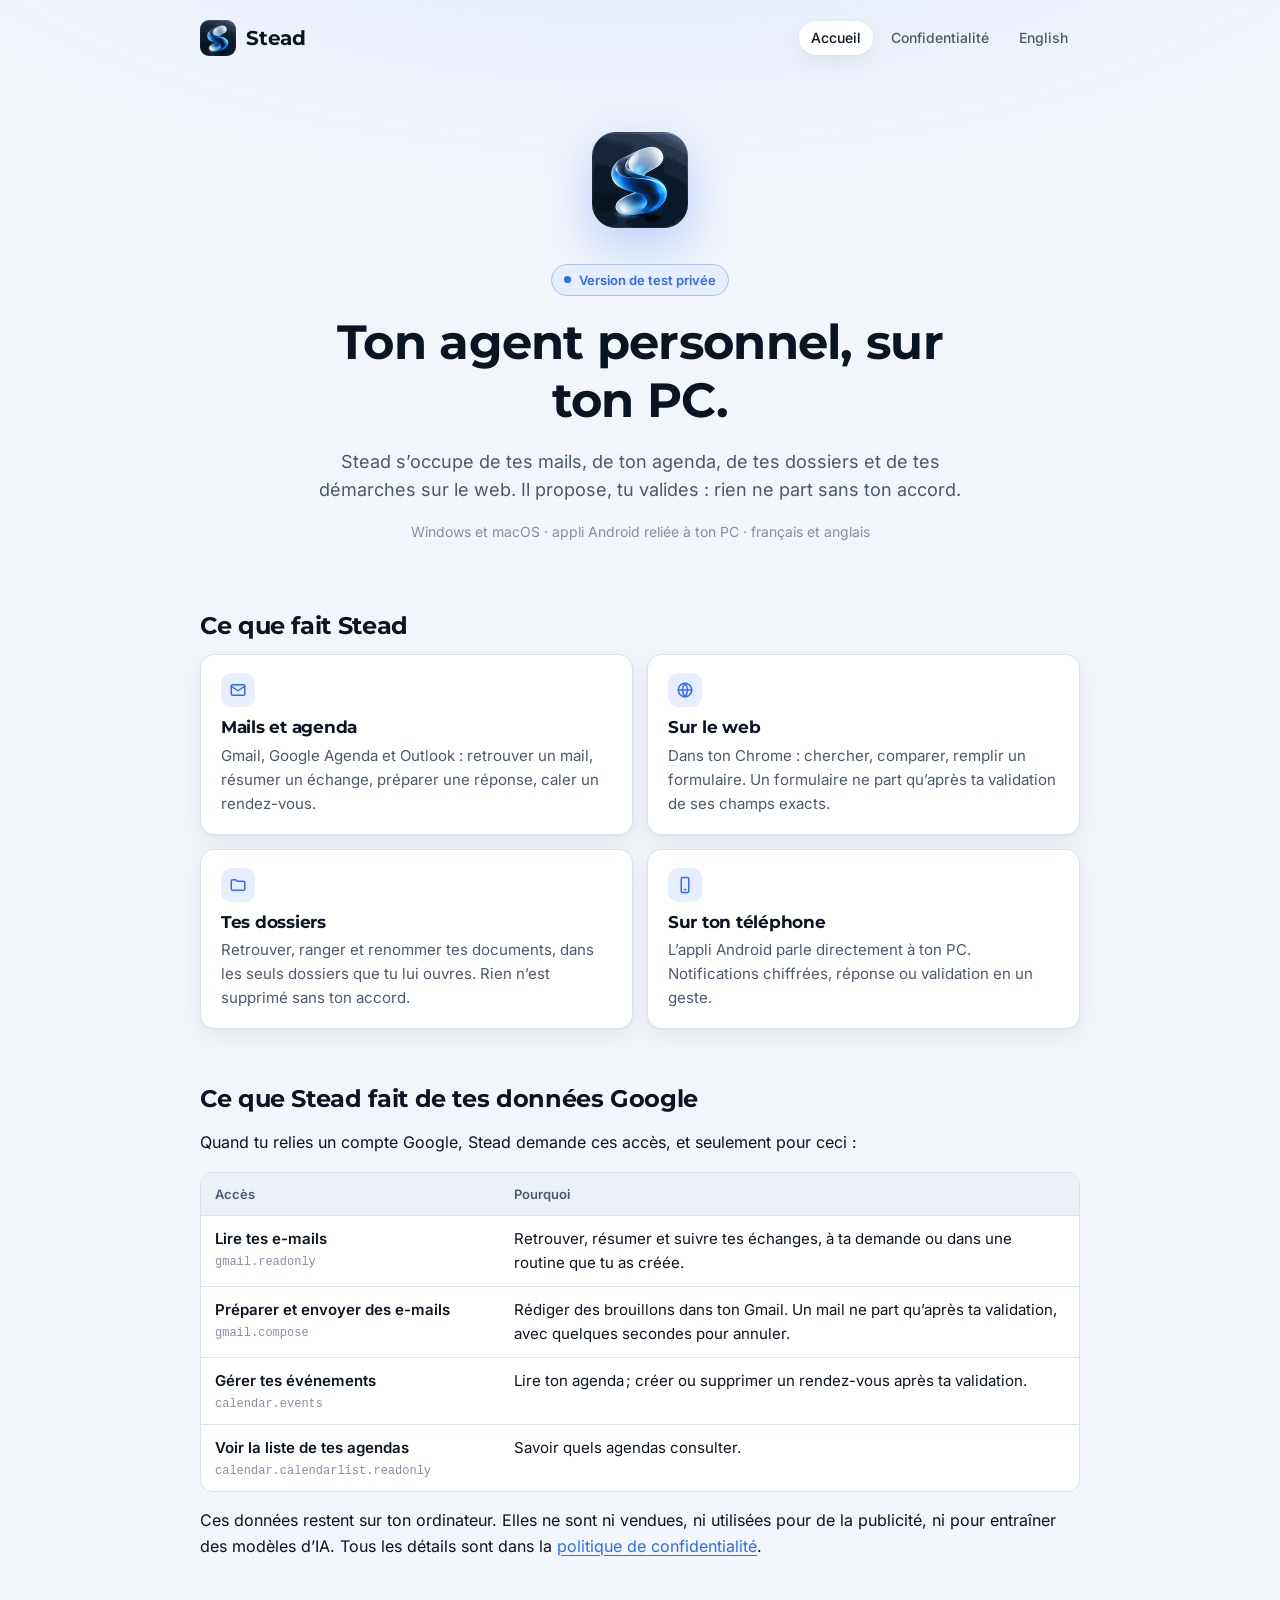
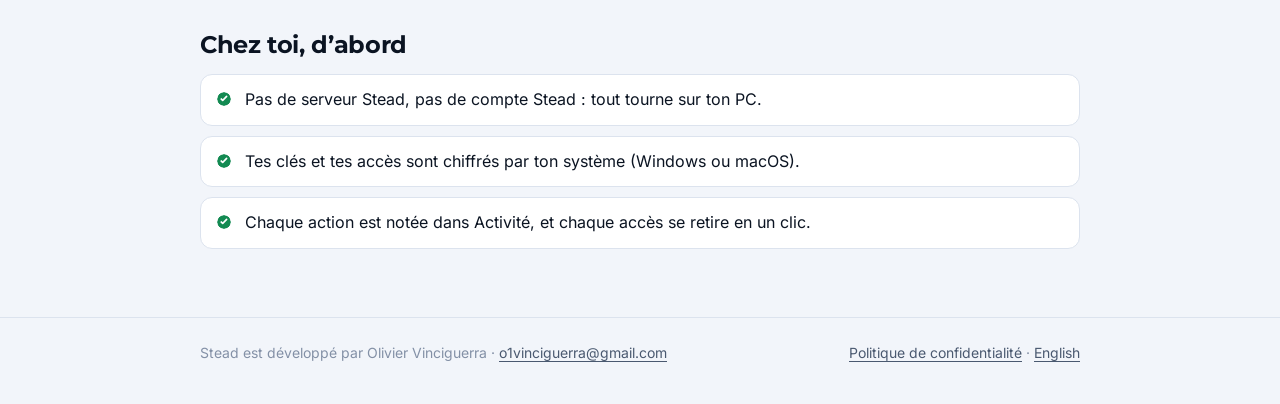
<file: index.html>
<!doctype html>
<html lang="fr">
<head>
<meta charset="utf-8">
<meta name="viewport" content="width=device-width, initial-scale=1">
<title>Stead — ton agent personnel, sur ton PC</title>
<meta name="description" content="Stead s’occupe de tes mails, de ton agenda, de tes dossiers et de tes démarches sur le web, depuis ton PC. Il propose, tu valides.">
<link rel="icon" type="image/png" href="assets/favicon.png">
<link rel="apple-touch-icon" href="assets/stead.png">
<link rel="alternate" hreflang="en" href="en.html">
<link rel="stylesheet" href="assets/site.css">
</head>
<body>
<header class="wrap top">
  <a class="brand" href="./"><img src="assets/stead.png" alt="" width="36" height="36">Stead</a>
  <nav aria-label="Navigation">
    <a class="home" href="./" aria-current="page">Accueil</a>
    <a href="confidentialite.html">Confidentialité</a>
    <a href="en.html" hreflang="en" lang="en">English</a>
  </nav>
</header>

<main>
  <div class="wrap hero">
    <img src="assets/stead.png" alt="Logo de Stead" width="96" height="96">
    <div><span class="pill">Version de test privée</span></div>
    <h1>Ton agent personnel, sur ton PC.</h1>
    <p class="lead">Stead s’occupe de tes mails, de ton agenda, de tes dossiers et de tes démarches sur le web. Il propose, tu valides : rien ne part sans ton accord.</p>
    <p class="meta">Windows et macOS · appli Android reliée à ton PC · français et anglais</p>
  </div>

  <section class="wrap" aria-labelledby="quoi">
    <h2 id="quoi">Ce que fait Stead</h2>
    <div class="grid">
      <div class="card">
        <span class="ic" aria-hidden="true"><svg viewBox="0 0 24 24" fill="none" stroke="currentColor" stroke-width="2" stroke-linecap="round" stroke-linejoin="round"><rect x="3" y="5" width="18" height="14" rx="2"/><path d="m3 7 9 6 9-6"/></svg></span>
        <h3>Mails et agenda</h3>
        <p>Gmail, Google Agenda et Outlook : retrouver un mail, résumer un échange, préparer une réponse, caler un rendez-vous.</p>
      </div>
      <div class="card">
        <span class="ic" aria-hidden="true"><svg viewBox="0 0 24 24" fill="none" stroke="currentColor" stroke-width="2" stroke-linecap="round" stroke-linejoin="round"><circle cx="12" cy="12" r="9"/><path d="M3 12h18M12 3a14 14 0 0 1 0 18M12 3a14 14 0 0 0 0 18"/></svg></span>
        <h3>Sur le web</h3>
        <p>Dans ton Chrome : chercher, comparer, remplir un formulaire. Un formulaire ne part qu’après ta validation de ses champs exacts.</p>
      </div>
      <div class="card">
        <span class="ic" aria-hidden="true"><svg viewBox="0 0 24 24" fill="none" stroke="currentColor" stroke-width="2" stroke-linecap="round" stroke-linejoin="round"><path d="M3 7a2 2 0 0 1 2-2h4l2 2h8a2 2 0 0 1 2 2v8a2 2 0 0 1-2 2H5a2 2 0 0 1-2-2Z"/></svg></span>
        <h3>Tes dossiers</h3>
        <p>Retrouver, ranger et renommer tes documents, dans les seuls dossiers que tu lui ouvres. Rien n’est supprimé sans ton accord.</p>
      </div>
      <div class="card">
        <span class="ic" aria-hidden="true"><svg viewBox="0 0 24 24" fill="none" stroke="currentColor" stroke-width="2" stroke-linecap="round" stroke-linejoin="round"><rect x="7" y="2" width="10" height="20" rx="2"/><path d="M11 18h2"/></svg></span>
        <h3>Sur ton téléphone</h3>
        <p>L’appli Android parle directement à ton PC. Notifications chiffrées, réponse ou validation en un geste.</p>
      </div>
    </div>
  </section>

  <section class="wrap" aria-labelledby="google">
    <h2 id="google">Ce que Stead fait de tes données Google</h2>
    <p>Quand tu relies un compte Google, Stead demande ces accès, et seulement pour ceci :</p>
    <table class="table">
      <thead><tr><th scope="col">Accès</th><th scope="col">Pourquoi</th></tr></thead>
      <tbody>
        <tr><td>Lire tes e-mails<code>gmail.readonly</code></td><td>Retrouver, résumer et suivre tes échanges, à ta demande ou dans une routine que tu as créée.</td></tr>
        <tr><td>Préparer et envoyer des e-mails<code>gmail.compose</code></td><td>Rédiger des brouillons dans ton Gmail. Un mail ne part qu’après ta validation, avec quelques secondes pour annuler.</td></tr>
        <tr><td>Gérer tes événements<code>calendar.events</code></td><td>Lire ton agenda ; créer ou supprimer un rendez-vous après ta validation.</td></tr>
        <tr><td>Voir la liste de tes agendas<code>calendar.<wbr>calendarlist.<wbr>readonly</code></td><td>Savoir quels agendas consulter.</td></tr>
      </tbody>
    </table>
    <p>Ces données restent sur ton ordinateur. Elles ne sont ni vendues, ni utilisées pour de la publicité, ni pour entraîner des modèles d’IA. Tous les détails sont dans la <a href="confidentialite.html">politique de confidentialité</a>.</p>
  </section>

  <section class="wrap" aria-labelledby="chez-toi">
    <h2 id="chez-toi">Chez toi, d’abord</h2>
    <ul class="points">
      <li>Pas de serveur Stead, pas de compte Stead : tout tourne sur ton PC.</li>
      <li>Tes clés et tes accès sont chiffrés par ton système (Windows ou macOS).</li>
      <li>Chaque action est notée dans Activité, et chaque accès se retire en un clic.</li>
    </ul>
  </section>
</main>

<footer>
  <div class="wrap">
    <span>Stead est développé par Olivier Vinciguerra · <a href="mailto:o1vinciguerra@gmail.com">o1vinciguerra@gmail.com</a></span>
    <span><a href="confidentialite.html">Politique de confidentialité</a> · <a href="en.html" hreflang="en" lang="en">English</a></span>
  </div>
</footer>
</body>
</html>
</file>
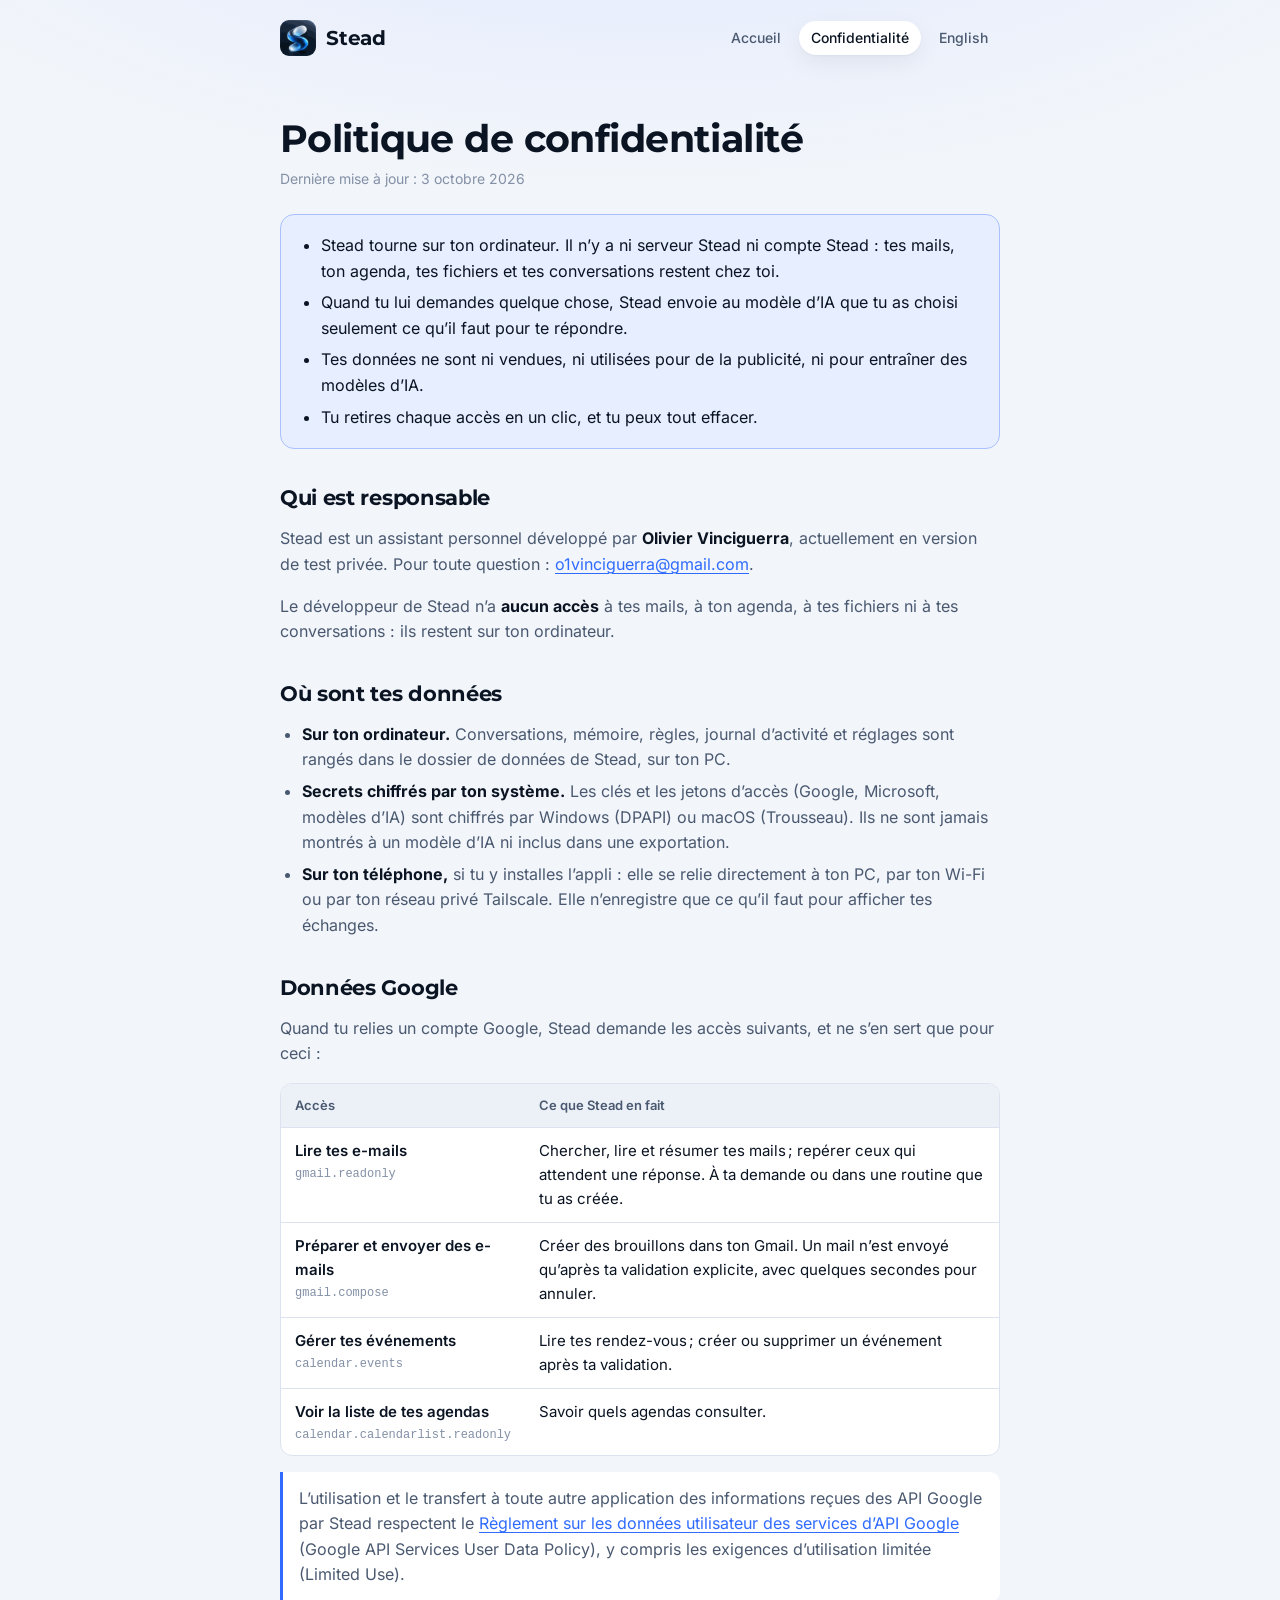
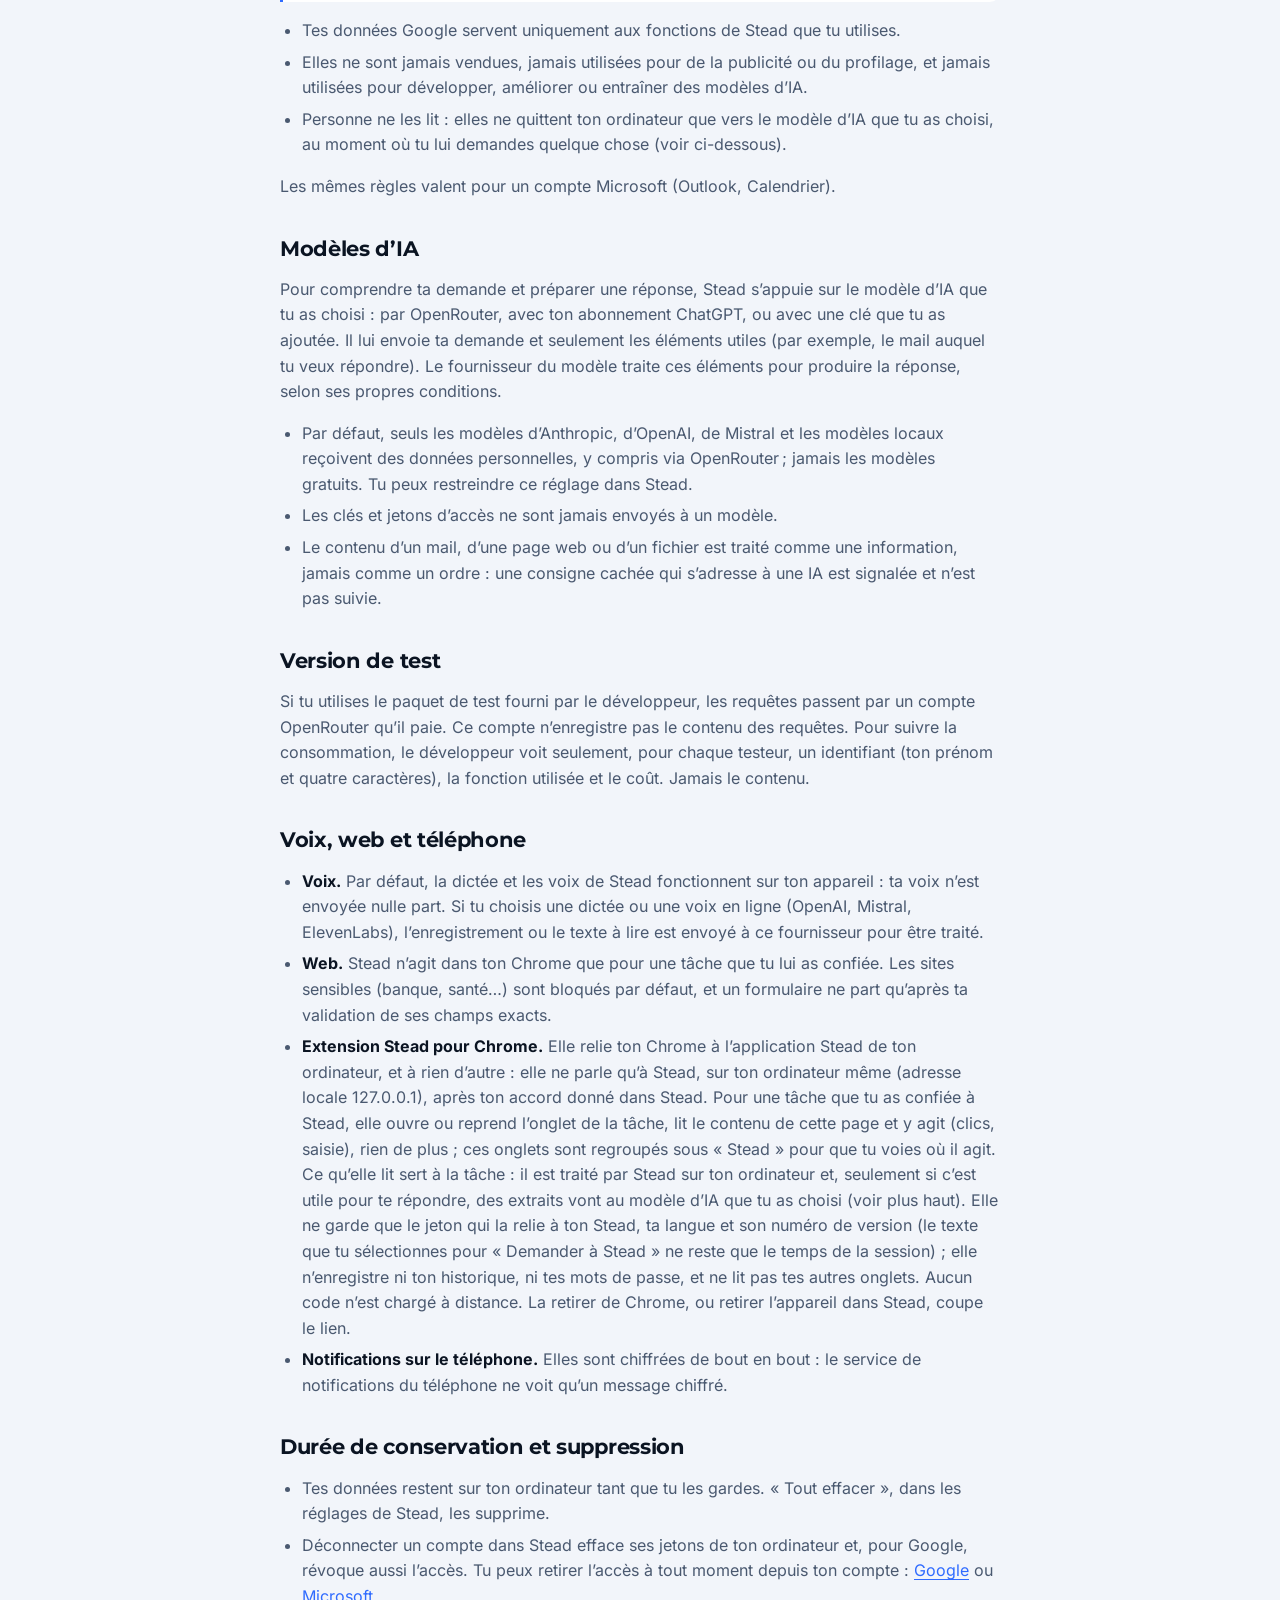
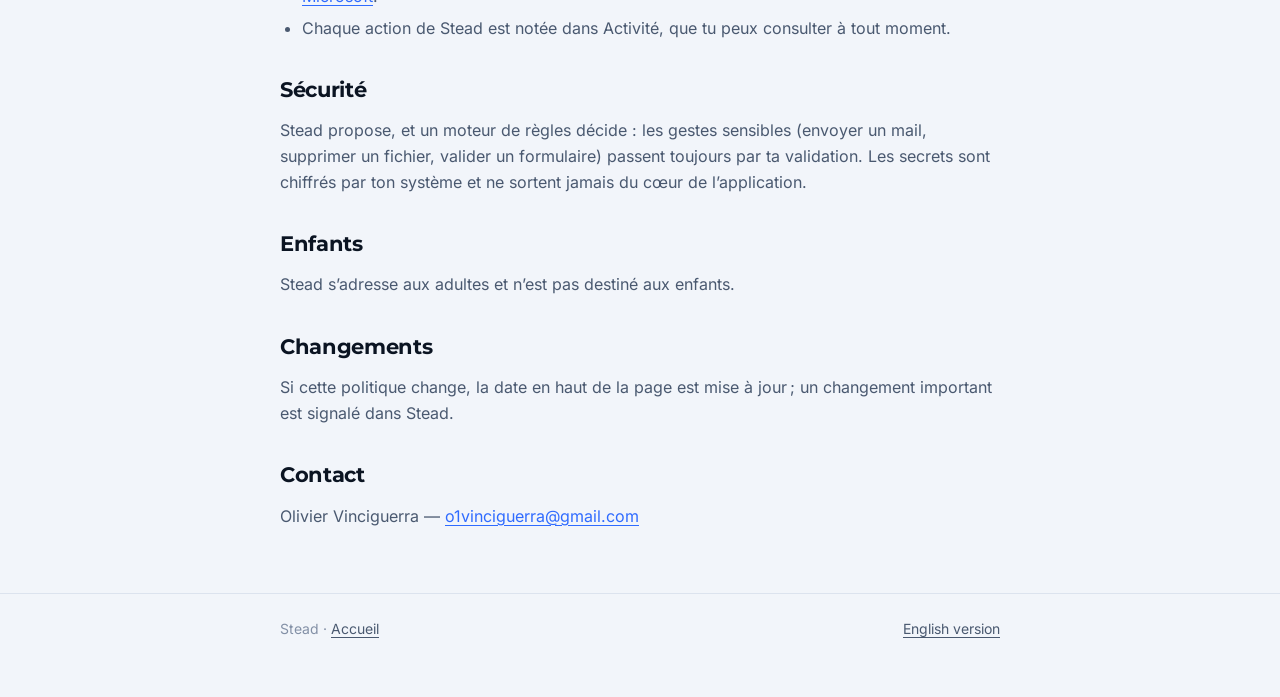
<file: confidentialite.html>
<!doctype html>
<html lang="fr">
<head>
<meta charset="utf-8">
<meta name="viewport" content="width=device-width, initial-scale=1">
<title>Politique de confidentialité — Stead</title>
<meta name="description" content="Comment Stead traite tes données : tout reste sur ton PC, rien n’est vendu, et chaque accès se retire en un clic.">
<link rel="icon" type="image/png" href="assets/favicon.png">
<link rel="apple-touch-icon" href="assets/stead.png">
<link rel="alternate" hreflang="en" href="privacy.html">
<link rel="stylesheet" href="assets/site.css">
</head>
<body>
<header class="wrap narrow top">
  <a class="brand" href="./"><img src="assets/stead.png" alt="" width="36" height="36">Stead</a>
  <nav aria-label="Navigation">
    <a class="home" href="./">Accueil</a>
    <a href="confidentialite.html" aria-current="page">Confidentialité</a>
    <a href="privacy.html" hreflang="en" lang="en">English</a>
  </nav>
</header>

<main class="wrap narrow doc">
  <h1>Politique de confidentialité</h1>
  <p class="updated">Dernière mise à jour : 3 octobre 2026</p>

  <div class="summary">
    <ul>
      <li>Stead tourne sur ton ordinateur. Il n’y a ni serveur Stead ni compte Stead : tes mails, ton agenda, tes fichiers et tes conversations restent chez toi.</li>
      <li>Quand tu lui demandes quelque chose, Stead envoie au modèle d’IA que tu as choisi seulement ce qu’il faut pour te répondre.</li>
      <li>Tes données ne sont ni vendues, ni utilisées pour de la publicité, ni pour entraîner des modèles d’IA.</li>
      <li>Tu retires chaque accès en un clic, et tu peux tout effacer.</li>
    </ul>
  </div>

  <h2>Qui est responsable</h2>
  <p>Stead est un assistant personnel développé par <strong>Olivier Vinciguerra</strong>, actuellement en version de test privée. Pour toute question : <a href="mailto:o1vinciguerra@gmail.com">o1vinciguerra@gmail.com</a>.</p>
  <p>Le développeur de Stead n’a <strong>aucun accès</strong> à tes mails, à ton agenda, à tes fichiers ni à tes conversations : ils restent sur ton ordinateur.</p>

  <h2>Où sont tes données</h2>
  <ul>
    <li><strong>Sur ton ordinateur.</strong> Conversations, mémoire, règles, journal d’activité et réglages sont rangés dans le dossier de données de Stead, sur ton PC.</li>
    <li><strong>Secrets chiffrés par ton système.</strong> Les clés et les jetons d’accès (Google, Microsoft, modèles d’IA) sont chiffrés par Windows (DPAPI) ou macOS (Trousseau). Ils ne sont jamais montrés à un modèle d’IA ni inclus dans une exportation.</li>
    <li><strong>Sur ton téléphone,</strong> si tu y installes l’appli : elle se relie directement à ton PC, par ton Wi-Fi ou par ton réseau privé Tailscale. Elle n’enregistre que ce qu’il faut pour afficher tes échanges.</li>
  </ul>

  <h2>Données Google</h2>
  <p>Quand tu relies un compte Google, Stead demande les accès suivants, et ne s’en sert que pour ceci :</p>
  <table class="table">
    <thead><tr><th scope="col">Accès</th><th scope="col">Ce que Stead en fait</th></tr></thead>
    <tbody>
      <tr><td>Lire tes e-mails<code>gmail.readonly</code></td><td>Chercher, lire et résumer tes mails ; repérer ceux qui attendent une réponse. À ta demande ou dans une routine que tu as créée.</td></tr>
      <tr><td>Préparer et envoyer des e-mails<code>gmail.compose</code></td><td>Créer des brouillons dans ton Gmail. Un mail n’est envoyé qu’après ta validation explicite, avec quelques secondes pour annuler.</td></tr>
      <tr><td>Gérer tes événements<code>calendar.events</code></td><td>Lire tes rendez-vous ; créer ou supprimer un événement après ta validation.</td></tr>
      <tr><td>Voir la liste de tes agendas<code>calendar.<wbr>calendarlist.<wbr>readonly</code></td><td>Savoir quels agendas consulter.</td></tr>
    </tbody>
  </table>
  <p class="note">L’utilisation et le transfert à toute autre application des informations reçues des API Google par Stead respectent le <a href="https://developers.google.com/terms/api-services-user-data-policy">Règlement sur les données utilisateur des services d’API Google</a> (Google API Services User Data Policy), y compris les exigences d’utilisation limitée (Limited Use).</p>
  <ul>
    <li>Tes données Google servent uniquement aux fonctions de Stead que tu utilises.</li>
    <li>Elles ne sont jamais vendues, jamais utilisées pour de la publicité ou du profilage, et jamais utilisées pour développer, améliorer ou entraîner des modèles d’IA.</li>
    <li>Personne ne les lit : elles ne quittent ton ordinateur que vers le modèle d’IA que tu as choisi, au moment où tu lui demandes quelque chose (voir ci-dessous).</li>
  </ul>
  <p>Les mêmes règles valent pour un compte Microsoft (Outlook, Calendrier).</p>

  <h2>Modèles d’IA</h2>
  <p>Pour comprendre ta demande et préparer une réponse, Stead s’appuie sur le modèle d’IA que tu as choisi : par OpenRouter, avec ton abonnement ChatGPT, ou avec une clé que tu as ajoutée. Il lui envoie ta demande et seulement les éléments utiles (par exemple, le mail auquel tu veux répondre). Le fournisseur du modèle traite ces éléments pour produire la réponse, selon ses propres conditions.</p>
  <ul>
    <li>Par défaut, seuls les modèles d’Anthropic, d’OpenAI, de Mistral et les modèles locaux reçoivent des données personnelles, y compris via OpenRouter ; jamais les modèles gratuits. Tu peux restreindre ce réglage dans Stead.</li>
    <li>Les clés et jetons d’accès ne sont jamais envoyés à un modèle.</li>
    <li>Le contenu d’un mail, d’une page web ou d’un fichier est traité comme une information, jamais comme un ordre : une consigne cachée qui s’adresse à une IA est signalée et n’est pas suivie.</li>
  </ul>

  <h2>Version de test</h2>
  <p>Si tu utilises le paquet de test fourni par le développeur, les requêtes passent par un compte OpenRouter qu’il paie. Ce compte n’enregistre pas le contenu des requêtes. Pour suivre la consommation, le développeur voit seulement, pour chaque testeur, un identifiant (ton prénom et quatre caractères), la fonction utilisée et le coût. Jamais le contenu.</p>

  <h2>Voix, web et téléphone</h2>
  <ul>
    <li><strong>Voix.</strong> Par défaut, la dictée et les voix de Stead fonctionnent sur ton appareil : ta voix n’est envoyée nulle part. Si tu choisis une dictée ou une voix en ligne (OpenAI, Mistral, ElevenLabs), l’enregistrement ou le texte à lire est envoyé à ce fournisseur pour être traité.</li>
    <li><strong>Web.</strong> Stead n’agit dans ton Chrome que pour une tâche que tu lui as confiée. Les sites sensibles (banque, santé…) sont bloqués par défaut, et un formulaire ne part qu’après ta validation de ses champs exacts.</li>
    <li><strong>Extension Stead pour Chrome.</strong> Elle relie ton Chrome à l’application Stead de ton ordinateur, et à rien d’autre : elle ne parle qu’à Stead, sur ton ordinateur même (adresse locale 127.0.0.1), après ton accord donné dans Stead. Pour une tâche que tu as confiée à Stead, elle ouvre ou reprend l’onglet de la tâche, lit le contenu de cette page et y agit (clics, saisie), rien de plus ; ces onglets sont regroupés sous « Stead » pour que tu voies où il agit. Ce qu’elle lit sert à la tâche : il est traité par Stead sur ton ordinateur et, seulement si c’est utile pour te répondre, des extraits vont au modèle d’IA que tu as choisi (voir plus haut). Elle ne garde que le jeton qui la relie à ton Stead, ta langue et son numéro de version (le texte que tu sélectionnes pour « Demander à Stead » ne reste que le temps de la session) ; elle n’enregistre ni ton historique, ni tes mots de passe, et ne lit pas tes autres onglets. Aucun code n’est chargé à distance. La retirer de Chrome, ou retirer l’appareil dans Stead, coupe le lien.</li>
    <li><strong>Notifications sur le téléphone.</strong> Elles sont chiffrées de bout en bout : le service de notifications du téléphone ne voit qu’un message chiffré.</li>
  </ul>

  <h2>Durée de conservation et suppression</h2>
  <ul>
    <li>Tes données restent sur ton ordinateur tant que tu les gardes. « Tout effacer », dans les réglages de Stead, les supprime.</li>
    <li>Déconnecter un compte dans Stead efface ses jetons de ton ordinateur et, pour Google, révoque aussi l’accès. Tu peux retirer l’accès à tout moment depuis ton compte : <a href="https://myaccount.google.com/permissions">Google</a> ou <a href="https://account.live.com/consent/Manage">Microsoft</a>.</li>
    <li>Chaque action de Stead est notée dans Activité, que tu peux consulter à tout moment.</li>
  </ul>

  <h2>Sécurité</h2>
  <p>Stead propose, et un moteur de règles décide : les gestes sensibles (envoyer un mail, supprimer un fichier, valider un formulaire) passent toujours par ta validation. Les secrets sont chiffrés par ton système et ne sortent jamais du cœur de l’application.</p>

  <h2>Enfants</h2>
  <p>Stead s’adresse aux adultes et n’est pas destiné aux enfants.</p>

  <h2>Changements</h2>
  <p>Si cette politique change, la date en haut de la page est mise à jour ; un changement important est signalé dans Stead.</p>

  <h2>Contact</h2>
  <p>Olivier Vinciguerra — <a href="mailto:o1vinciguerra@gmail.com">o1vinciguerra@gmail.com</a></p>
</main>

<footer>
  <div class="wrap narrow">
    <span>Stead · <a href="./">Accueil</a></span>
    <span><a href="privacy.html" hreflang="en" lang="en">English version</a></span>
  </div>
</footer>
</body>
</html>
</file>
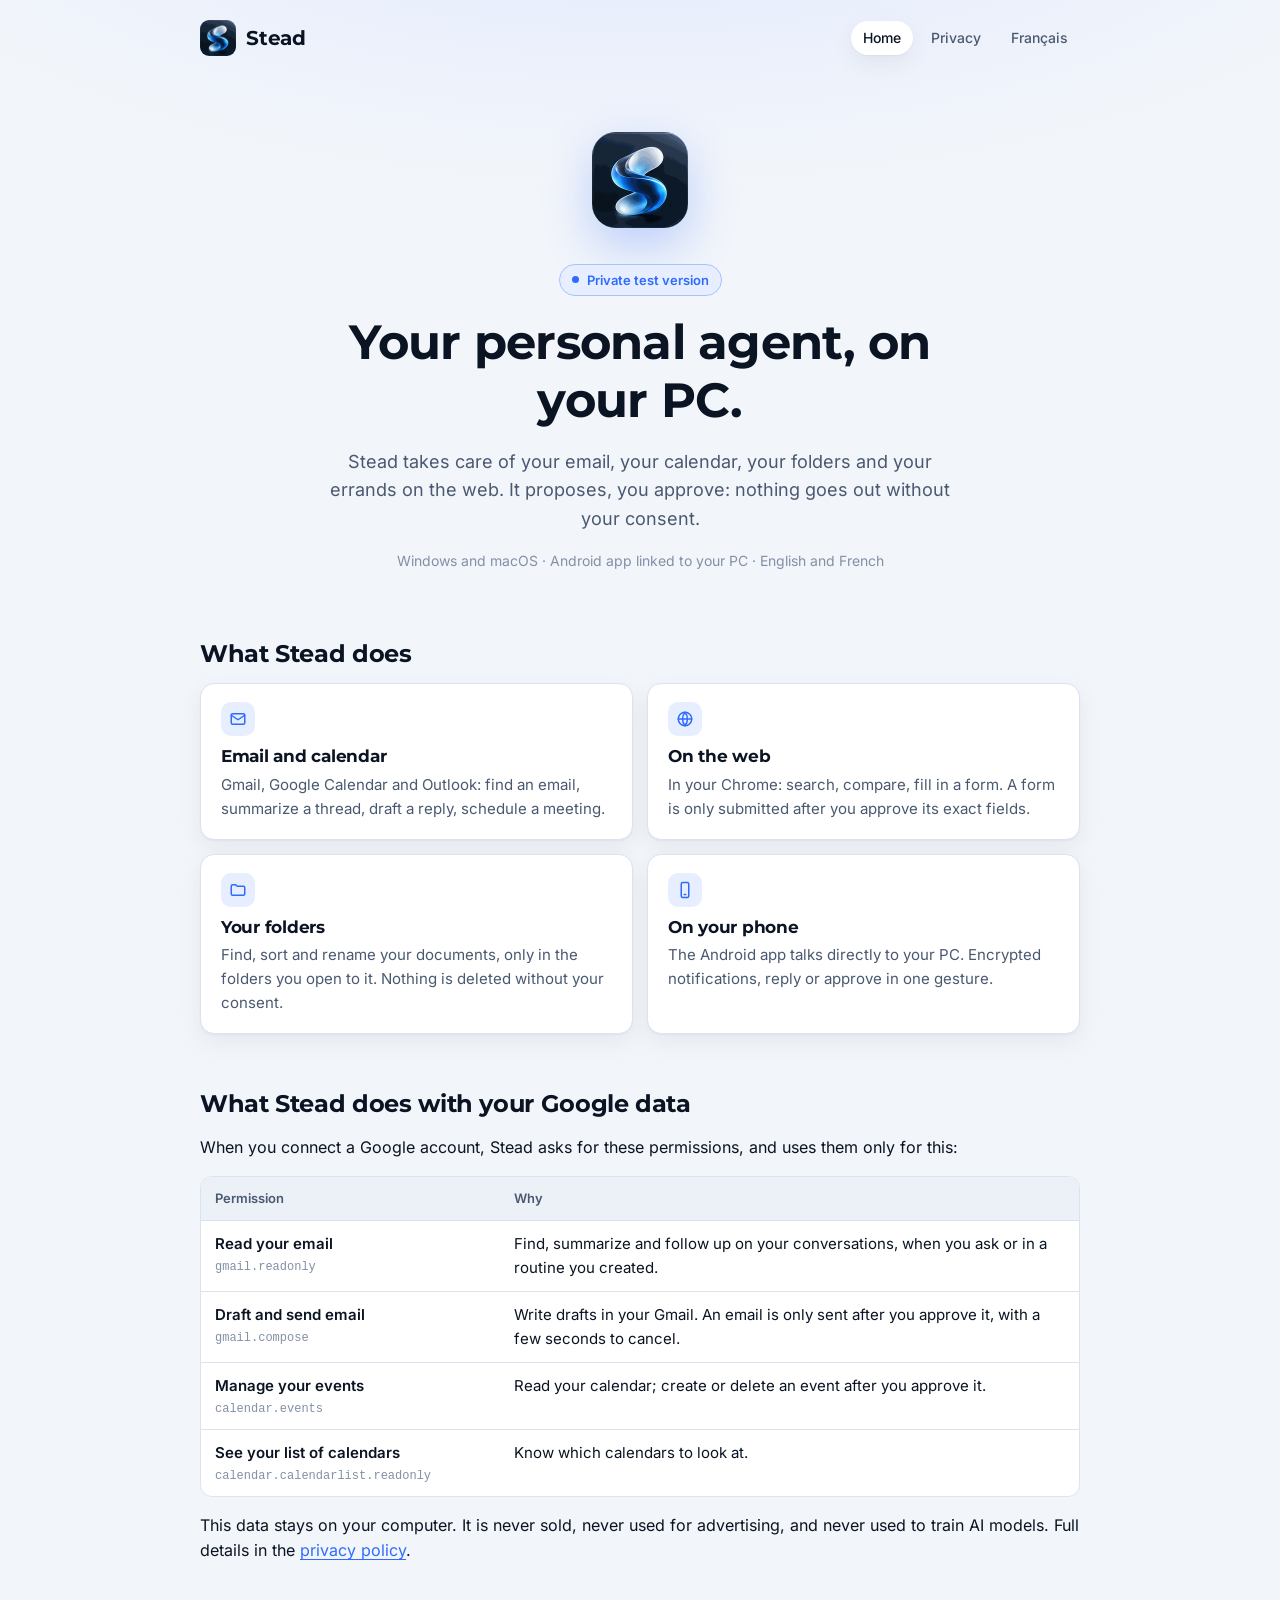
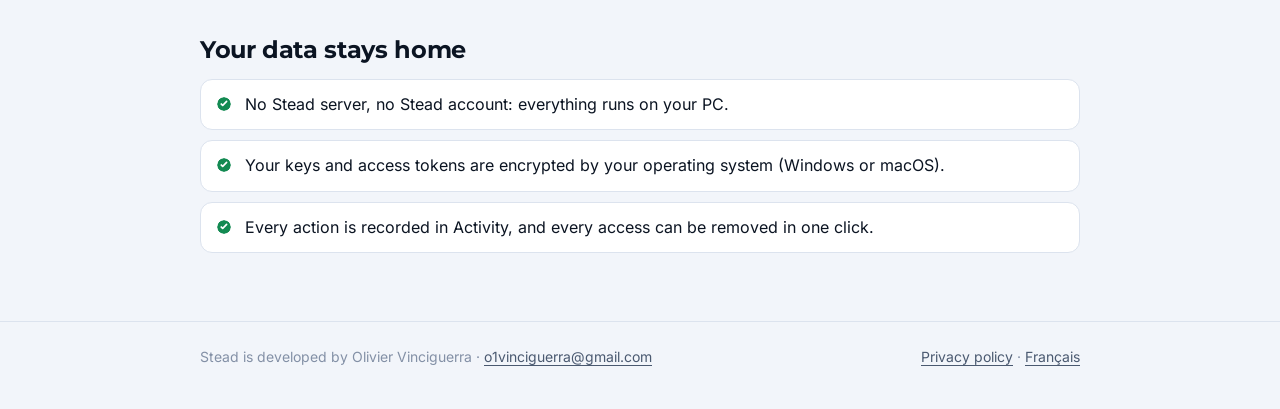
<file: en.html>
<!doctype html>
<html lang="en">
<head>
<meta charset="utf-8">
<meta name="viewport" content="width=device-width, initial-scale=1">
<title>Stead — your personal agent, on your PC</title>
<meta name="description" content="Stead takes care of your email, calendar, folders and web errands, from your PC. It proposes, you approve.">
<link rel="icon" type="image/png" href="assets/favicon.png">
<link rel="apple-touch-icon" href="assets/stead.png">
<link rel="alternate" hreflang="fr" href="./">
<link rel="stylesheet" href="assets/site.css">
</head>
<body>
<header class="wrap top">
  <a class="brand" href="en.html"><img src="assets/stead.png" alt="" width="36" height="36">Stead</a>
  <nav aria-label="Navigation">
    <a class="home" href="en.html" aria-current="page">Home</a>
    <a href="privacy.html">Privacy</a>
    <a href="./" hreflang="fr" lang="fr">Français</a>
  </nav>
</header>

<main>
  <div class="wrap hero">
    <img src="assets/stead.png" alt="Stead logo" width="96" height="96">
    <div><span class="pill">Private test version</span></div>
    <h1>Your personal agent, on your PC.</h1>
    <p class="lead">Stead takes care of your email, your calendar, your folders and your errands on the web. It proposes, you approve: nothing goes out without your consent.</p>
    <p class="meta">Windows and macOS · Android app linked to your PC · English and French</p>
  </div>

  <section class="wrap" aria-labelledby="what">
    <h2 id="what">What Stead does</h2>
    <div class="grid">
      <div class="card">
        <span class="ic" aria-hidden="true"><svg viewBox="0 0 24 24" fill="none" stroke="currentColor" stroke-width="2" stroke-linecap="round" stroke-linejoin="round"><rect x="3" y="5" width="18" height="14" rx="2"/><path d="m3 7 9 6 9-6"/></svg></span>
        <h3>Email and calendar</h3>
        <p>Gmail, Google Calendar and Outlook: find an email, summarize a thread, draft a reply, schedule a meeting.</p>
      </div>
      <div class="card">
        <span class="ic" aria-hidden="true"><svg viewBox="0 0 24 24" fill="none" stroke="currentColor" stroke-width="2" stroke-linecap="round" stroke-linejoin="round"><circle cx="12" cy="12" r="9"/><path d="M3 12h18M12 3a14 14 0 0 1 0 18M12 3a14 14 0 0 0 0 18"/></svg></span>
        <h3>On the web</h3>
        <p>In your Chrome: search, compare, fill in a form. A form is only submitted after you approve its exact fields.</p>
      </div>
      <div class="card">
        <span class="ic" aria-hidden="true"><svg viewBox="0 0 24 24" fill="none" stroke="currentColor" stroke-width="2" stroke-linecap="round" stroke-linejoin="round"><path d="M3 7a2 2 0 0 1 2-2h4l2 2h8a2 2 0 0 1 2 2v8a2 2 0 0 1-2 2H5a2 2 0 0 1-2-2Z"/></svg></span>
        <h3>Your folders</h3>
        <p>Find, sort and rename your documents, only in the folders you open to it. Nothing is deleted without your consent.</p>
      </div>
      <div class="card">
        <span class="ic" aria-hidden="true"><svg viewBox="0 0 24 24" fill="none" stroke="currentColor" stroke-width="2" stroke-linecap="round" stroke-linejoin="round"><rect x="7" y="2" width="10" height="20" rx="2"/><path d="M11 18h2"/></svg></span>
        <h3>On your phone</h3>
        <p>The Android app talks directly to your PC. Encrypted notifications, reply or approve in one gesture.</p>
      </div>
    </div>
  </section>

  <section class="wrap" aria-labelledby="google">
    <h2 id="google">What Stead does with your Google data</h2>
    <p>When you connect a Google account, Stead asks for these permissions, and uses them only for this:</p>
    <table class="table">
      <thead><tr><th scope="col">Permission</th><th scope="col">Why</th></tr></thead>
      <tbody>
        <tr><td>Read your email<code>gmail.readonly</code></td><td>Find, summarize and follow up on your conversations, when you ask or in a routine you created.</td></tr>
        <tr><td>Draft and send email<code>gmail.compose</code></td><td>Write drafts in your Gmail. An email is only sent after you approve it, with a few seconds to cancel.</td></tr>
        <tr><td>Manage your events<code>calendar.events</code></td><td>Read your calendar; create or delete an event after you approve it.</td></tr>
        <tr><td>See your list of calendars<code>calendar.<wbr>calendarlist.<wbr>readonly</code></td><td>Know which calendars to look at.</td></tr>
      </tbody>
    </table>
    <p>This data stays on your computer. It is never sold, never used for advertising, and never used to train AI models. Full details in the <a href="privacy.html">privacy policy</a>.</p>
  </section>

  <section class="wrap" aria-labelledby="home">
    <h2 id="home">Your data stays home</h2>
    <ul class="points">
      <li>No Stead server, no Stead account: everything runs on your PC.</li>
      <li>Your keys and access tokens are encrypted by your operating system (Windows or macOS).</li>
      <li>Every action is recorded in Activity, and every access can be removed in one click.</li>
    </ul>
  </section>
</main>

<footer>
  <div class="wrap">
    <span>Stead is developed by Olivier Vinciguerra · <a href="mailto:o1vinciguerra@gmail.com">o1vinciguerra@gmail.com</a></span>
    <span><a href="privacy.html">Privacy policy</a> · <a href="./" hreflang="fr" lang="fr">Français</a></span>
  </div>
</footer>
</body>
</html>
</file>
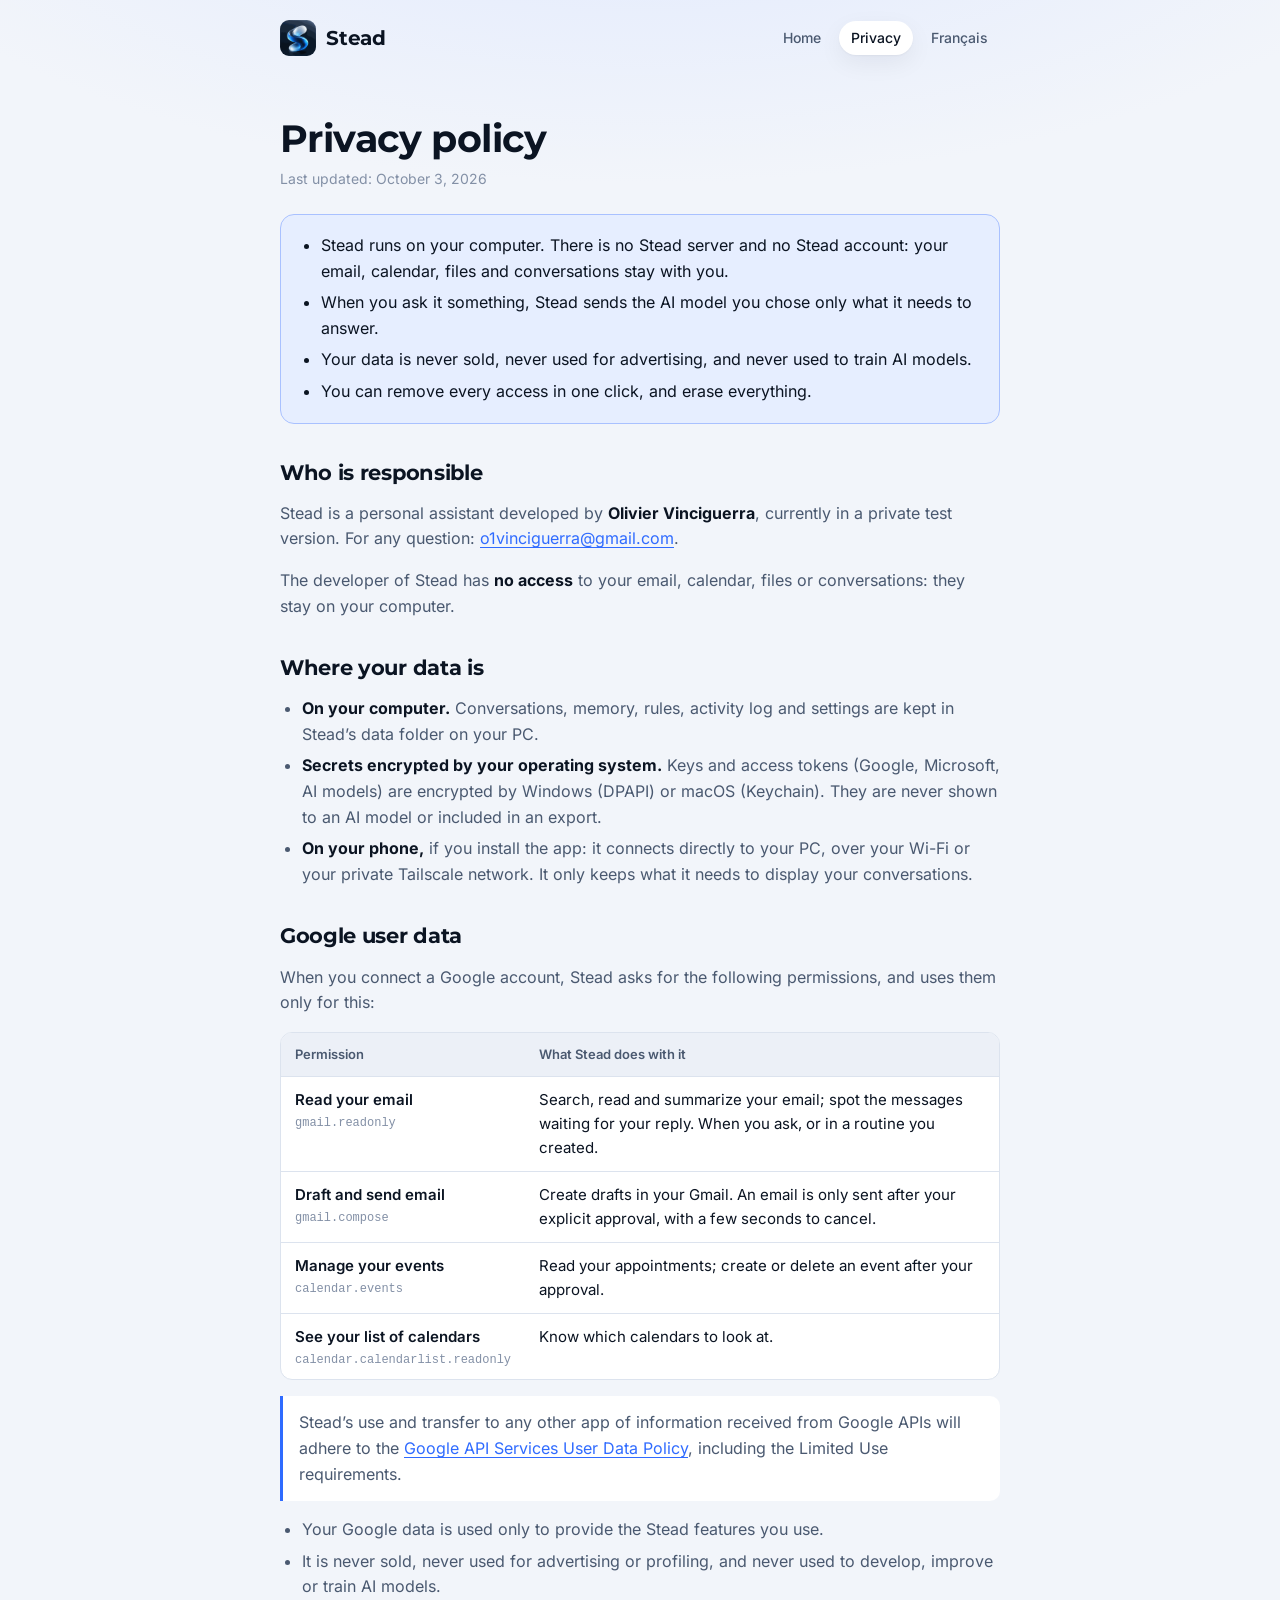
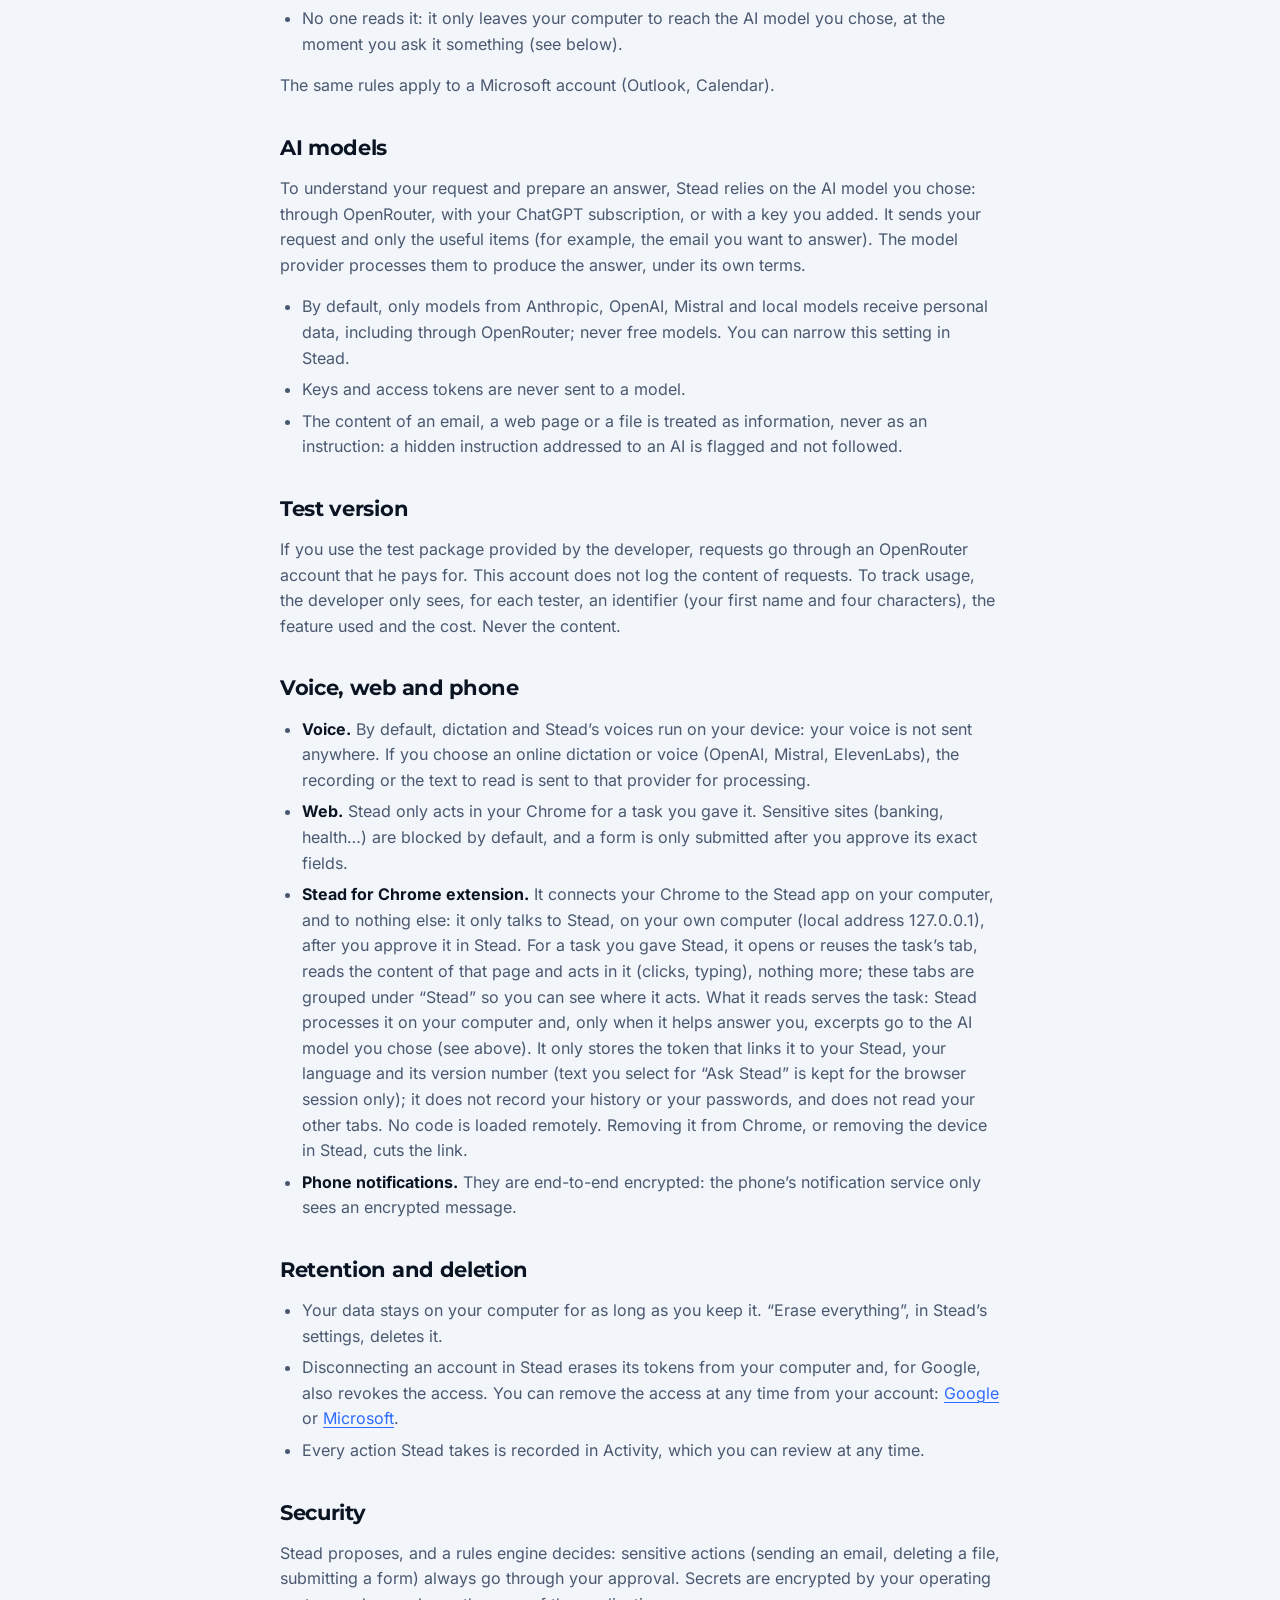
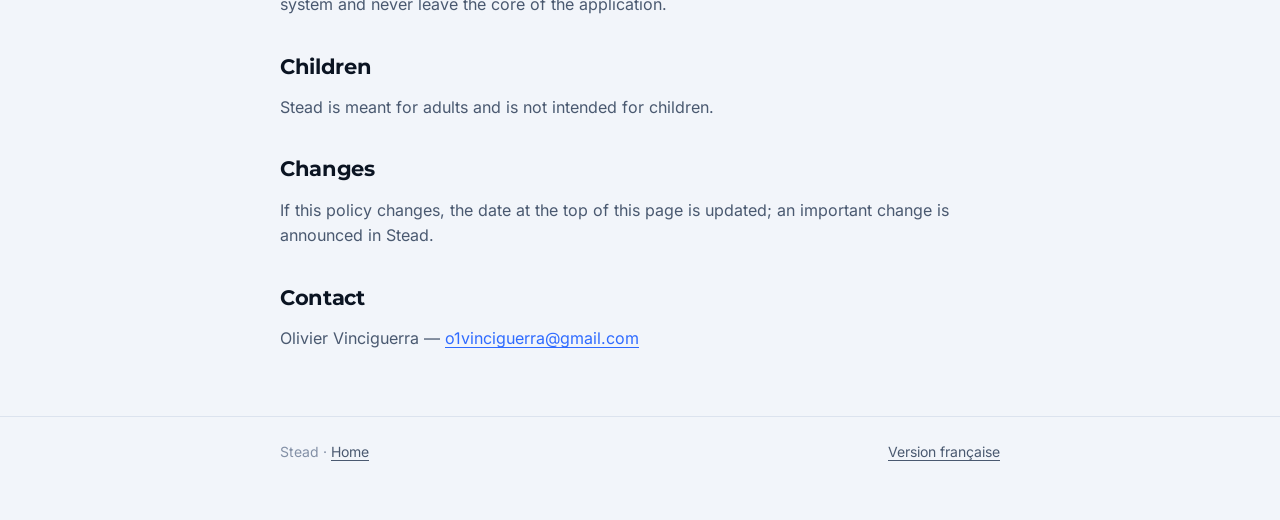
<file: privacy.html>
<!doctype html>
<html lang="en">
<head>
<meta charset="utf-8">
<meta name="viewport" content="width=device-width, initial-scale=1">
<title>Privacy policy — Stead</title>
<meta name="description" content="How Stead handles your data: everything stays on your PC, nothing is sold, and every access can be removed in one click.">
<link rel="icon" type="image/png" href="assets/favicon.png">
<link rel="apple-touch-icon" href="assets/stead.png">
<link rel="alternate" hreflang="fr" href="confidentialite.html">
<link rel="stylesheet" href="assets/site.css">
</head>
<body>
<header class="wrap narrow top">
  <a class="brand" href="en.html"><img src="assets/stead.png" alt="" width="36" height="36">Stead</a>
  <nav aria-label="Navigation">
    <a class="home" href="en.html">Home</a>
    <a href="privacy.html" aria-current="page">Privacy</a>
    <a href="confidentialite.html" hreflang="fr" lang="fr">Français</a>
  </nav>
</header>

<main class="wrap narrow doc">
  <h1>Privacy policy</h1>
  <p class="updated">Last updated: October 3, 2026</p>

  <div class="summary">
    <ul>
      <li>Stead runs on your computer. There is no Stead server and no Stead account: your email, calendar, files and conversations stay with you.</li>
      <li>When you ask it something, Stead sends the AI model you chose only what it needs to answer.</li>
      <li>Your data is never sold, never used for advertising, and never used to train AI models.</li>
      <li>You can remove every access in one click, and erase everything.</li>
    </ul>
  </div>

  <h2>Who is responsible</h2>
  <p>Stead is a personal assistant developed by <strong>Olivier Vinciguerra</strong>, currently in a private test version. For any question: <a href="mailto:o1vinciguerra@gmail.com">o1vinciguerra@gmail.com</a>.</p>
  <p>The developer of Stead has <strong>no access</strong> to your email, calendar, files or conversations: they stay on your computer.</p>

  <h2>Where your data is</h2>
  <ul>
    <li><strong>On your computer.</strong> Conversations, memory, rules, activity log and settings are kept in Stead’s data folder on your PC.</li>
    <li><strong>Secrets encrypted by your operating system.</strong> Keys and access tokens (Google, Microsoft, AI models) are encrypted by Windows (DPAPI) or macOS (Keychain). They are never shown to an AI model or included in an export.</li>
    <li><strong>On your phone,</strong> if you install the app: it connects directly to your PC, over your Wi-Fi or your private Tailscale network. It only keeps what it needs to display your conversations.</li>
  </ul>

  <h2>Google user data</h2>
  <p>When you connect a Google account, Stead asks for the following permissions, and uses them only for this:</p>
  <table class="table">
    <thead><tr><th scope="col">Permission</th><th scope="col">What Stead does with it</th></tr></thead>
    <tbody>
      <tr><td>Read your email<code>gmail.readonly</code></td><td>Search, read and summarize your email; spot the messages waiting for your reply. When you ask, or in a routine you created.</td></tr>
      <tr><td>Draft and send email<code>gmail.compose</code></td><td>Create drafts in your Gmail. An email is only sent after your explicit approval, with a few seconds to cancel.</td></tr>
      <tr><td>Manage your events<code>calendar.events</code></td><td>Read your appointments; create or delete an event after your approval.</td></tr>
      <tr><td>See your list of calendars<code>calendar.<wbr>calendarlist.<wbr>readonly</code></td><td>Know which calendars to look at.</td></tr>
    </tbody>
  </table>
  <p class="note">Stead’s use and transfer to any other app of information received from Google APIs will adhere to the <a href="https://developers.google.com/terms/api-services-user-data-policy">Google API Services User Data Policy</a>, including the Limited Use requirements.</p>
  <ul>
    <li>Your Google data is used only to provide the Stead features you use.</li>
    <li>It is never sold, never used for advertising or profiling, and never used to develop, improve or train AI models.</li>
    <li>No one reads it: it only leaves your computer to reach the AI model you chose, at the moment you ask it something (see below).</li>
  </ul>
  <p>The same rules apply to a Microsoft account (Outlook, Calendar).</p>

  <h2>AI models</h2>
  <p>To understand your request and prepare an answer, Stead relies on the AI model you chose: through OpenRouter, with your ChatGPT subscription, or with a key you added. It sends your request and only the useful items (for example, the email you want to answer). The model provider processes them to produce the answer, under its own terms.</p>
  <ul>
    <li>By default, only models from Anthropic, OpenAI, Mistral and local models receive personal data, including through OpenRouter; never free models. You can narrow this setting in Stead.</li>
    <li>Keys and access tokens are never sent to a model.</li>
    <li>The content of an email, a web page or a file is treated as information, never as an instruction: a hidden instruction addressed to an AI is flagged and not followed.</li>
  </ul>

  <h2>Test version</h2>
  <p>If you use the test package provided by the developer, requests go through an OpenRouter account that he pays for. This account does not log the content of requests. To track usage, the developer only sees, for each tester, an identifier (your first name and four characters), the feature used and the cost. Never the content.</p>

  <h2>Voice, web and phone</h2>
  <ul>
    <li><strong>Voice.</strong> By default, dictation and Stead’s voices run on your device: your voice is not sent anywhere. If you choose an online dictation or voice (OpenAI, Mistral, ElevenLabs), the recording or the text to read is sent to that provider for processing.</li>
    <li><strong>Web.</strong> Stead only acts in your Chrome for a task you gave it. Sensitive sites (banking, health…) are blocked by default, and a form is only submitted after you approve its exact fields.</li>
    <li><strong>Stead for Chrome extension.</strong> It connects your Chrome to the Stead app on your computer, and to nothing else: it only talks to Stead, on your own computer (local address 127.0.0.1), after you approve it in Stead. For a task you gave Stead, it opens or reuses the task’s tab, reads the content of that page and acts in it (clicks, typing), nothing more; these tabs are grouped under “Stead” so you can see where it acts. What it reads serves the task: Stead processes it on your computer and, only when it helps answer you, excerpts go to the AI model you chose (see above). It only stores the token that links it to your Stead, your language and its version number (text you select for “Ask Stead” is kept for the browser session only); it does not record your history or your passwords, and does not read your other tabs. No code is loaded remotely. Removing it from Chrome, or removing the device in Stead, cuts the link.</li>
    <li><strong>Phone notifications.</strong> They are end-to-end encrypted: the phone’s notification service only sees an encrypted message.</li>
  </ul>

  <h2>Retention and deletion</h2>
  <ul>
    <li>Your data stays on your computer for as long as you keep it. “Erase everything”, in Stead’s settings, deletes it.</li>
    <li>Disconnecting an account in Stead erases its tokens from your computer and, for Google, also revokes the access. You can remove the access at any time from your account: <a href="https://myaccount.google.com/permissions">Google</a> or <a href="https://account.live.com/consent/Manage">Microsoft</a>.</li>
    <li>Every action Stead takes is recorded in Activity, which you can review at any time.</li>
  </ul>

  <h2>Security</h2>
  <p>Stead proposes, and a rules engine decides: sensitive actions (sending an email, deleting a file, submitting a form) always go through your approval. Secrets are encrypted by your operating system and never leave the core of the application.</p>

  <h2>Children</h2>
  <p>Stead is meant for adults and is not intended for children.</p>

  <h2>Changes</h2>
  <p>If this policy changes, the date at the top of this page is updated; an important change is announced in Stead.</p>

  <h2>Contact</h2>
  <p>Olivier Vinciguerra — <a href="mailto:o1vinciguerra@gmail.com">o1vinciguerra@gmail.com</a></p>
</main>

<footer>
  <div class="wrap narrow">
    <span>Stead · <a href="en.html">Home</a></span>
    <span><a href="confidentialite.html" hreflang="fr" lang="fr">Version française</a></span>
  </div>
</footer>
</body>
</html>
</file>
<file: assets/site.css>
/* Page publique de Stead : accueil et confidentialité, en français et en anglais.
   Mêmes couleurs et polices que l'application ; clair ou sombre selon le système. */
@font-face {
  font-family: 'Inter';
  font-style: normal;
  font-display: swap;
  font-weight: 100 900;
  src: url('fonts/inter.woff2') format('woff2-variations');
}
@font-face {
  font-family: 'Montserrat';
  font-style: normal;
  font-display: swap;
  font-weight: 600;
  src: url('fonts/montserrat-600.woff2') format('woff2');
}
@font-face {
  font-family: 'Montserrat';
  font-style: normal;
  font-display: swap;
  font-weight: 700;
  src: url('fonts/montserrat-700.woff2') format('woff2');
}

:root {
  color-scheme: light dark;
  --bg: #f2f5fa;
  --surface: #ffffff;
  --surface-2: #ecf0f7;
  --fg: #0b1422;
  --fg-2: #4a5970;
  --fg-3: #8390a6;
  --line: #dce3ee;
  --accent: #2f6bff;
  --accent-soft: #e6eeff;
  --accent-line: #a9c1ff;
  --ok: #138a52;
  --hero: radial-gradient(1200px 520px at 50% -180px, #dfe8ff 0%, rgba(223, 232, 255, 0) 70%);
  --shadow: 0 1px 2px rgba(11, 20, 34, 0.04), 0 8px 24px rgba(11, 20, 34, 0.06);
  --font-ui: 'Inter', system-ui, -apple-system, 'Segoe UI', Roboto, sans-serif;
  --font-display: 'Montserrat', 'Inter', system-ui, -apple-system, 'Segoe UI', sans-serif;
}
@media (prefers-color-scheme: dark) {
  :root {
    --bg: #070b12;
    --surface: #0c131d;
    --surface-2: #111a27;
    --fg: #e6eaf1;
    --fg-2: #98a6bc;
    --fg-3: #647389;
    --line: #1b2636;
    --accent: #6b9dff;
    --accent-soft: #13244a;
    --accent-line: #2b4b8f;
    --ok: #3ccf8e;
    --hero: radial-gradient(1200px 520px at 50% -180px, #10264f 0%, rgba(16, 38, 79, 0) 70%);
    --shadow: 0 1px 2px rgba(0, 0, 0, 0.3), 0 8px 24px rgba(0, 0, 0, 0.35);
  }
}

* {
  box-sizing: border-box;
}
html {
  -webkit-text-size-adjust: 100%;
  text-size-adjust: 100%;
}
body {
  margin: 0;
  background: var(--bg) var(--hero) no-repeat;
  color: var(--fg);
  font: 16px/1.6 var(--font-ui);
  font-feature-settings: 'cv11', 'ss01';
  -webkit-font-smoothing: antialiased;
}
a {
  color: var(--accent);
  text-decoration-thickness: 1px;
  text-underline-offset: 3px;
}
a:hover {
  text-decoration-thickness: 2px;
}
a:focus-visible {
  outline: 2px solid var(--accent);
  outline-offset: 3px;
  border-radius: 4px;
}
.wrap {
  width: 100%;
  max-width: 920px;
  margin: 0 auto;
  padding-inline: 20px;
}
.wrap.narrow {
  max-width: 760px;
}

/* En-tête */
.top {
  display: flex;
  align-items: center;
  gap: 16px;
  padding-block: 20px;
}
.brand {
  display: flex;
  align-items: center;
  gap: 10px;
  color: var(--fg);
  text-decoration: none;
  font: 700 20px/1 var(--font-display);
  letter-spacing: -0.01em;
}
.brand img {
  width: 36px;
  height: 36px;
  border-radius: 9px;
}
.top nav {
  margin-left: auto;
  display: flex;
  gap: 6px;
  flex-wrap: wrap;
  justify-content: flex-end;
}
.top nav a {
  padding: 6px 12px;
  border-radius: 999px;
  color: var(--fg-2);
  text-decoration: none;
  font-size: 14px;
  font-weight: 500;
}
.top nav a:hover,
.top nav a[aria-current='page'] {
  background: var(--surface);
  color: var(--fg);
  box-shadow: var(--shadow);
}

/* Accueil */
.hero {
  padding-block: 56px 40px;
  text-align: center;
}
.hero img {
  width: 96px;
  height: 96px;
  border-radius: 24px;
  box-shadow: 0 18px 48px rgba(47, 107, 255, 0.28);
}
.pill {
  display: inline-flex;
  align-items: center;
  gap: 8px;
  margin: 28px 0 0;
  padding: 5px 12px;
  border: 1px solid var(--accent-line);
  border-radius: 999px;
  background: var(--accent-soft);
  color: var(--accent);
  font-size: 13px;
  font-weight: 600;
}
.pill::before {
  content: '';
  width: 7px;
  height: 7px;
  border-radius: 50%;
  background: currentColor;
}
h1,
h2,
h3 {
  font-family: var(--font-display);
  letter-spacing: -0.015em;
  line-height: 1.2;
}
.hero h1 {
  margin: 18px auto 0;
  max-width: 14em;
  font-size: clamp(32px, 6vw, 48px);
}
.lead {
  margin: 18px auto 0;
  max-width: 36em;
  color: var(--fg-2);
  font-size: 18px;
}
.meta {
  margin: 16px 0 0;
  color: var(--fg-3);
  font-size: 14px;
}
section {
  padding-block: 28px;
}
h2 {
  margin: 0 0 14px;
  font-size: 24px;
}
h3 {
  margin: 0 0 6px;
  font-size: 17px;
}
.grid {
  display: grid;
  grid-template-columns: repeat(2, minmax(0, 1fr));
  gap: 14px;
}
.card {
  padding: 18px 20px;
  border: 1px solid var(--line);
  border-radius: 14px;
  background: var(--surface);
  box-shadow: var(--shadow);
}
.card p {
  margin: 0;
  color: var(--fg-2);
  font-size: 15px;
}
.card .ic {
  display: inline-grid;
  place-items: center;
  width: 34px;
  height: 34px;
  margin: 0 0 10px;
  border-radius: 10px;
  background: var(--accent-soft);
  color: var(--accent);
}
.card .ic svg {
  width: 18px;
  height: 18px;
}
.points {
  margin: 0;
  padding: 0;
  list-style: none;
  display: grid;
  gap: 10px;
}
.points li {
  position: relative;
  padding: 12px 16px 12px 44px;
  border: 1px solid var(--line);
  border-radius: 12px;
  background: var(--surface);
}
.points li::before {
  content: '';
  position: absolute;
  left: 16px;
  top: 17px;
  width: 14px;
  height: 14px;
  border-radius: 50%;
  background: var(--ok);
  -webkit-mask: url("data:image/svg+xml,%3Csvg xmlns='http://www.w3.org/2000/svg' viewBox='0 0 16 16'%3E%3Cpath d='M8 0a8 8 0 1 0 0 16A8 8 0 0 0 8 0Zm3.7 5.7-4.5 4.6a1 1 0 0 1-1.4 0L4.3 8.8a1 1 0 1 1 1.4-1.4l.8.8 3.8-3.9a1 1 0 0 1 1.4 1.4Z'/%3E%3C/svg%3E") center / contain no-repeat;
  mask: url("data:image/svg+xml,%3Csvg xmlns='http://www.w3.org/2000/svg' viewBox='0 0 16 16'%3E%3Cpath d='M8 0a8 8 0 1 0 0 16A8 8 0 0 0 8 0Zm3.7 5.7-4.5 4.6a1 1 0 0 1-1.4 0L4.3 8.8a1 1 0 1 1 1.4-1.4l.8.8 3.8-3.9a1 1 0 0 1 1.4 1.4Z'/%3E%3C/svg%3E") center / contain no-repeat;
}

/* Tableaux */
.table {
  width: 100%;
  border: 1px solid var(--line);
  border-radius: 12px;
  border-collapse: separate;
  border-spacing: 0;
  overflow: hidden;
  background: var(--surface);
  font-size: 15px;
}
.table th,
.table td {
  padding: 11px 14px;
  text-align: left;
  vertical-align: top;
  border-bottom: 1px solid var(--line);
}
.table tr:last-child td {
  border-bottom: 0;
}
.table th {
  background: var(--surface-2);
  color: var(--fg-2);
  font-size: 13px;
  font-weight: 600;
}
.table td:first-child {
  width: 34%;
  font-weight: 600;
}
.table code {
  display: block;
  margin: 3px 0 0;
  color: var(--fg-3);
  font: 400 12px/1.4 ui-monospace, Menlo, Consolas, monospace;
  overflow-wrap: anywhere;
}

/* Politique de confidentialité */
.doc {
  padding-block: 32px 8px;
}
.doc h1 {
  margin: 8px 0 6px;
  font-size: clamp(28px, 5vw, 38px);
}
.doc .updated {
  margin: 0 0 24px;
  color: var(--fg-3);
  font-size: 14px;
}
.doc h2 {
  margin: 36px 0 10px;
  font-size: 21px;
}
.doc p,
.doc li {
  color: var(--fg-2);
}
.doc strong {
  color: var(--fg);
}
.doc ul {
  padding-left: 22px;
}
.doc li + li {
  margin-top: 6px;
}
.summary {
  margin: 0 0 8px;
  padding: 18px 20px 18px 22px;
  border: 1px solid var(--accent-line);
  border-radius: 14px;
  background: var(--accent-soft);
}
.summary ul {
  margin: 0;
  padding-left: 18px;
}
.summary li {
  color: var(--fg);
}
.note {
  padding: 14px 16px;
  border-left: 3px solid var(--accent);
  border-radius: 0 10px 10px 0;
  background: var(--surface);
  color: var(--fg);
}

/* Pied de page */
footer {
  margin: 40px 0 0;
  padding: 24px 0 40px;
  border-top: 1px solid var(--line);
  color: var(--fg-3);
  font-size: 14px;
}
footer .wrap {
  display: flex;
  flex-wrap: wrap;
  gap: 8px 20px;
  justify-content: space-between;
}
footer a {
  color: var(--fg-2);
}

@media (max-width: 640px) {
  .grid {
    grid-template-columns: minmax(0, 1fr);
  }
  .hero {
    padding-block-start: 36px;
  }
  .table td:first-child {
    width: 40%;
  }
}
@media (max-width: 480px) {
  .top {
    gap: 10px;
  }
  .top nav a {
    padding: 6px 10px;
  }
  .top nav a.home {
    display: none;
  }
}
@media print {
  body {
    background: #fff;
    color: #000;
  }
  .top nav,
  footer {
    display: none;
  }
}
</file>
